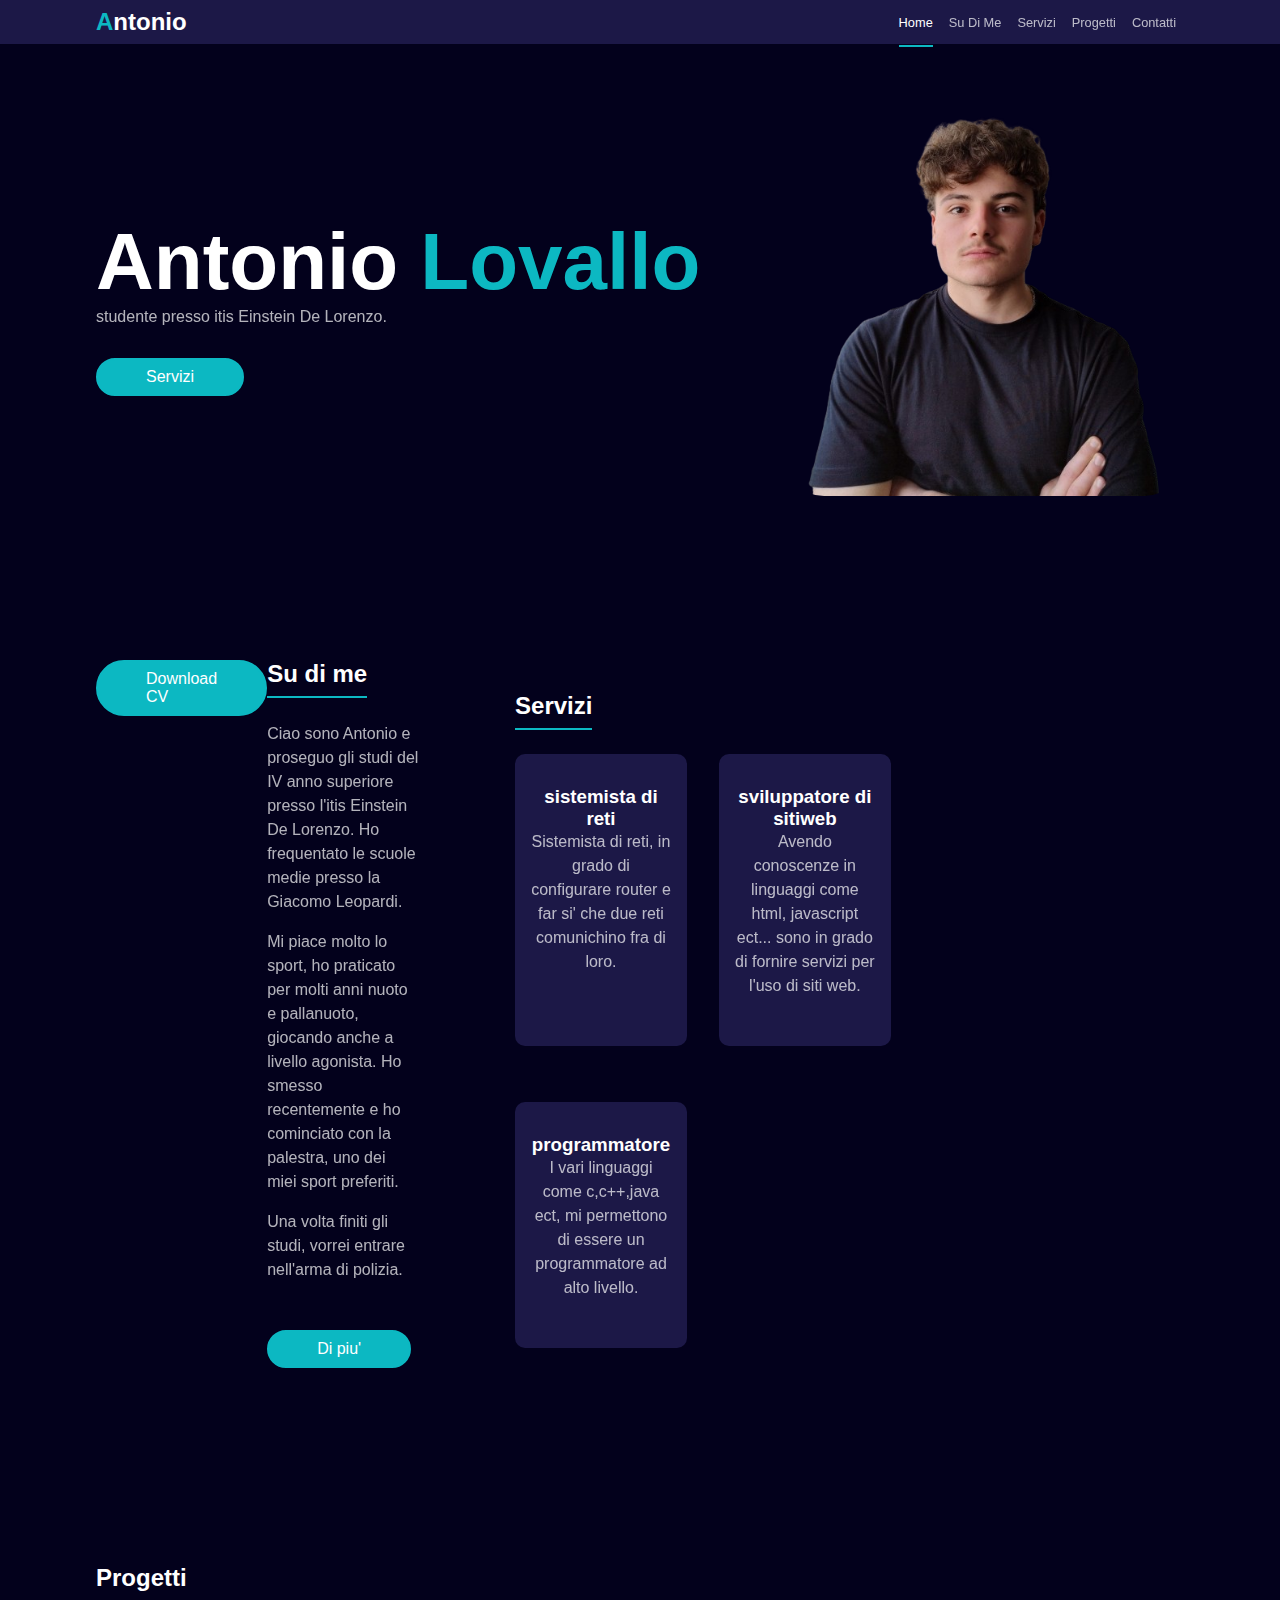
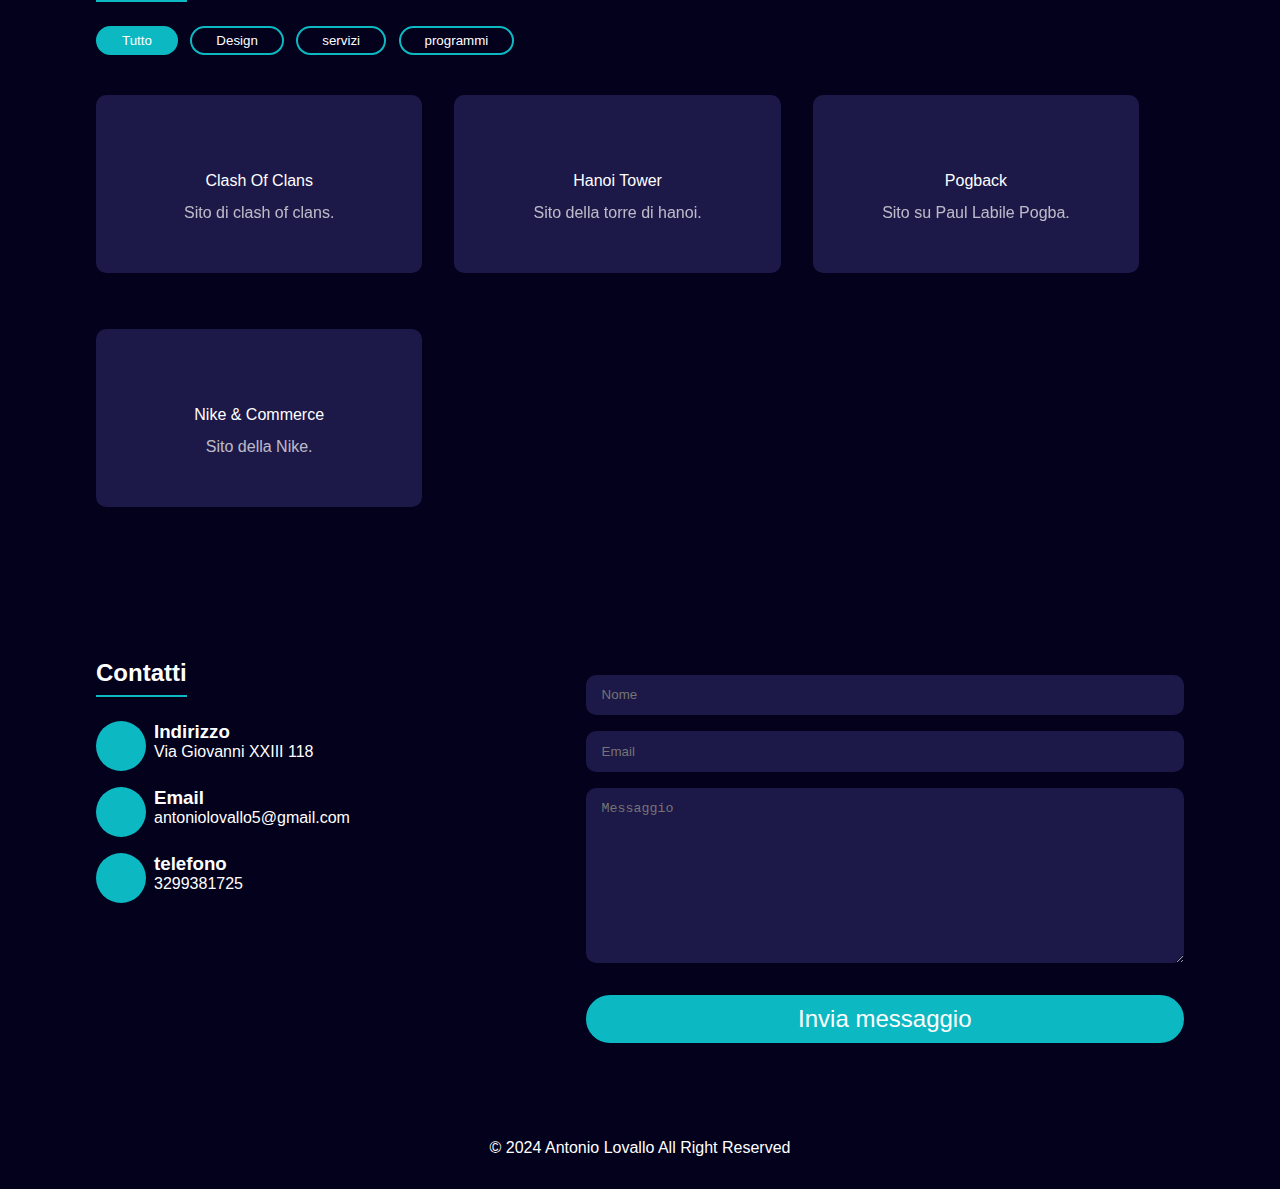
<file: index.html>
<!DOCTYPE html>
<html lang="en">
  <head>
    <header>
    <meta charset="UTF-8" />
    <meta http-equiv="X-UA-Compatible" content="IE=edge" />
    <meta name="viewport" content="width=device-width, initial-scale=1.0" />
    <title>Portfolio</title>
    <link rel="stylesheet" href="style.css" />

    <nav class="nav">
        <a href="/" class="logo"> <span class="highlighted"> A</span>ntonio</a>

        <div class="nav-links">
          <a href="#home" class="nav-item nav-item-active">Home</a>
          <a href="#about" class="nav-item">su di me</a>
          <a href="#services" class="nav-item">Servizi</a>
          <a href="#projects" class="nav-item">progetti</a>
          <a href="#contact" class="nav-item">contatti</a>
        </div>
        
        <div class="toggler">
          <span class="line"></span><span class="line"></span
          ><span class="line"></span>
        </div>
      </nav>

      <section class="hero container" id="home">
        <div class="hero-info">
         <h1 class="title">Antonio <span class="highlighted">Lovallo </span></h1>
         <p class="hero-description">studente presso itis Einstein De Lorenzo.</p>
         <a href="#services" class="btn hero-btn">Servizi</a>
            </div>
 
            <div class="hero-img">
            <img src="antonio.png" alt="Antonio Lovallo" />
                </div>
        </section>

        <section class="about container" id="about">
            <div class="about-img">
              <a href="antoniolovallo CV.pdf" class="btn hero-btn">Download CV</a>
            </div>
      
            <div class="about-info">
              <h2 class="secondery-title">Su di me</h2>
      
              <p class="description">
                Ciao sono Antonio e proseguo gli studi del IV anno superiore presso l'itis Einstein De Lorenzo.
                Ho frequentato le scuole medie presso la Giacomo Leopardi.
              </p>
      
              <p class="description">
                Mi piace molto lo sport, ho praticato per molti anni nuoto e pallanuoto, giocando anche a livello agonista.
                Ho smesso recentemente e ho cominciato con la palestra, uno dei miei sport preferiti.
              </p>
      
              <p class="description">
                Una volta finiti gli studi, vorrei entrare nell'arma di polizia. 
              </p>
      
              <a href="#" class="btn btn-secondery">Di piu'</a>
            </div>

            <div class="services container" id="services">
                <div class="services-header">
                  <h2 class="secondery-title">Servizi</h2>
                </div>
          
                <div class="grid services-grid">
                  <div class="grid-item services-item">
                    <i class="fa-solid fa-computer"></i>
                    <h3>sistemista di reti</h3>
                    <p class="description">
                      Sistemista di reti, in grado di configurare router e far si' che due reti comunichino fra di loro.
                    </p>
                  </div>
                  <div class="grid-item services-item">
                    <i class="fa-solid fa-meteor"></i>
          
                    <h3>sviluppatore di sitiweb</h3>
                    <p class="description">
                      Avendo conoscenze in linguaggi come html, javascript ect... 
                      sono in grado di fornire servizi per l'uso di siti web.
                    </p>
                  </div>
                  <div class="grid-item services-item">
                    <i class="fa-solid fa-pen-nib"></i>
                    <h3>programmatore</h3>
                    <p class="description">
                        I vari linguaggi come c,c++,java ect, mi permettono di essere un programmatore ad alto livello.
                    </p>
                  </div>
                </div>
              </div>
          </section>

          <section class="projects container" id="projects">
            <div class="projects-header">
              <h2 class="secondery-title">Progetti</h2>
      
              <div class="projects-tab">
                <button class="projects-tab-btn projects-tab-btn-active" id="all">
                  Tutto
                </button>
                <button class="projects-tab-btn" id="design">Design</button>
                <button class="projects-tab-btn" id="seo">servizi</button>
                <button class="projects-tab-btn" id="ui-ux">programmi</button>
              </div>
            </div>
      
            <div class="grid services-grid">
              <div class="grid-item services-item">
                <i class="fa-solid fa-computer"></i>
                <a href="COC.html">Clash Of Clans</a>
                <p class="description">
                  Sito di clash of clans.
                </p>
              </div>
              <div class="grid-item services-item">
                <i class="fa-solid fa-meteor"></i>
      
                <a href="hanoi.html">Hanoi Tower</a>
                <p class="description">
                  Sito della torre di hanoi.
                </p>
              </div>
              <div class="grid-item services-item">
                <i class="fa-solid fa-pen-nib"></i>
                <a href="pogba.html">Pogback</a>
                <p class="description">
                    Sito su Paul Labile Pogba.
                </p>
              </div>
                <div class="grid-item services-item">
                  <i class="fa-solid fa-computer"></i>
                  <a href="Nike.html">Nike & Commerce</a>
                  <p class="description">
                    Sito della Nike.
                  </p>
                </div>
          </div>
          </section>

          <section class="container contact" id="contact">
            <div class="contact-info">
              <h2 class="secondery-title">Contatti</h2>
              <div class="info-container">
                <div class="contact-info-item">
                  <div class="contact-info-icon">
                    <i class="fa-solid fa-location-dot"></i>
                  </div>
                  <div class="contact-info-data">
                    <h3>Indirizzo</h3>
                    <p>Via Giovanni XXIII 118</p>
                  </div>
                </div>
                <div class="contact-info-item">
                  <div class="contact-info-icon">
                    <i class="fa-solid fa-envelope"></i>
                  </div>
                  <div class="contact-info-data">
                    <h3>Email</h3>
                    <p>antoniolovallo5@gmail.com</p>
                  </div>
                </div>
                <div class="contact-info-item">
                  <div class="contact-info-icon">
                    <i class="fa-solid fa-phone-volume"></i>
                  </div>
                  <div class="contact-info-data">
                    <h3>telefono</h3>
                    <p>3299381725</p>
                  </div>
                </div>
              </div>
            </div>
            <div class="contact-form">
              <form>
                <input type="text" placeholder="Nome" />
                <input type="text" placeholder="Email" />
                <textarea
                  name="message"
                  id=""
                  cols="30"
                  rows="10"
                  placeholder="Messaggio"
                ></textarea>
                <button class="btn submit-btn">Invia messaggio</button>
              </form>
            </div>
          </section>
    </header>
  </head>
  <body>

        <script src="./script.js"></script>
  </body>

  <footer class="footer">
    <p>&copy; 2024 Antonio Lovallo All Right Reserved</p>
  </footer>
</html>
</file>
<file: style.css>
* {
    box-sizing: border-box;
    margin: 0;
  }
  
  :root {
    --primary: #03011c;
    --secondery: #1c1847;
    --accent: #0cb8c2;
    --text: #fff;
  }
  
  html {
    scroll-behavior: smooth;
  }
  
  body {
    background: var(--primary);
    font-family: Poppins, sans-serif;
  }
  
  a {
    text-decoration: none;
    color: var(--text);
  }
  
  img {
    width: 100%;
  }
  /* utility classes */
.container {
    padding: 4rem 2rem;
    color: var(--text);
  }
  
  .highlighted {
    color: var(--accent);
  }
  
  .hidden {
    display: none;
  }
  
  .btn {
    background-color: var(--accent);
    color: var(--text);
    padding: 0.5rem 3rem;
    border-radius: 5rem;
    display: inline-block;
    margin-top: 2rem;
    border: 2px solid var(--accent);
  }
  
  .btn:hover {
    background-color: transparent;
    color: var(--accent);
  }
  /* Header style */
.nav {
    background-color: var(--secondery);
    display: flex;
    justify-content: space-between;
    padding: 0.5rem 1rem;
    position: fixed;
    width: 100%;
  }
  
  .logo {
    font-weight: 700;
    font-size: 1.5rem;
  }
  
  .nav-links {
    position: absolute;
    display: flex;
    flex-direction: column;
    top: 50px;
    background-color: var(--secondery);
    width: 100%;
    left: -200%;
    padding: 1rem;
    transition: left 0.5s ease;
  }
  
  .nav-active {
    left: 0;
  }
  
  .nav-item {
    font-size: 0.8rem;
    opacity: 0.7;
    display: block;
    text-align: center;
    margin-bottom: 1rem;
    text-transform: capitalize;
    position: relative;
  }
  
  .nav-item::after {
    content: "";
    display: block;
    width: 100%;
    height: 2px;
    background-color: rgb(56, 56, 56);
    margin-top: 0.5rem;
  }
  
  .nav-item:hover {
    opacity: 1;
  }
  
  .nav-item-active::after {
    background-color: var(--accent);
    opacity: 1;
  }
  
  .toggler .line {
    width: 30px;
    height: 2px;
    display: block;
    background-color: var(--text);
    margin: 5px;
  }
  /* Hero styles */
.hero {
    display: flex;
    flex-direction: column-reverse;
    justify-content: center;
    align-items: center;
    color: var(--text);
  }
  
  .hero-img {
    padding-top: 2rem;
  }
  
  .hero-info {
    text-align: center;
    padding-top: 3rem;
  }
  
  .title {
    font-size: 2.5rem;
  }
  
  .hero-description {
    opacity: 0.7;
  }
  /* About style */
.about {
    color: var(--text);
  }
  
  .about-info {
    padding-top: 2rem;
  }
  
  .description {
    opacity: 0.7;
    font-size: 0.8rem;
    margin-bottom: 1rem;
    line-height: 1.5;
  }
  
  .secondery-title {
    display: inline-block;
    margin-bottom: 1.5rem;
  }
  
  .secondery-title::after {
    content: "";
    display: block;
    width: 100%;
    height: 2px;
    margin-top: 0.5rem;
    background-color: var(--accent);
  }
  /* Services styles */
.services-item {
    background: var(--secondery);
    border-radius: 10px;
    text-align: center;
    padding: 2rem 1rem;
    margin-bottom: 1.5rem;
  }
  
  .services-item i {
    font-size: 4rem;
    color: var(--accent);
    margin-bottom: 2rem;
  }
  /* Projects styles */
.projects-header {
    padding-bottom: 2rem;
  }
  
  .projects-tab-btn {
    background-color: transparent;
    border: 2px solid var(--accent);
    color: var(--text);
    padding: 0.3rem 1.5rem;
    border-radius: 5rem; 
    margin-right: 0.5rem;
    margin-bottom: 0.5rem;
  }
  
  .projects-tab-btn-active {
    background-color: var(--accent);
  }
  
  .projects-item {
    margin-bottom: 1rem;
  }
  
  .projects-item img {
    border-radius: 10px;
  }
  /* contact styles */
.contact-info-item {
    display: flex;
  }
  
  .contact-info-icon {
    width: 50px;
    height: 50px;
    background-color: var(--accent);
    border-radius: 50%;
    display: flex;
    justify-content: center;
    align-items: center;
    margin-right: 0.5rem;
    margin-bottom: 1rem;
  }
  
  .contact-form form {
    display: flex;
    flex-direction: column;
  }
  
  input,
  textarea {
    background: var(--secondery);
    border: none;
    border-radius: 10px;
    margin-top: 1rem;
    padding: 0.8rem 1rem;
  }
  
  .footer {
    color: var(--text);
    text-align: center;
    padding: 2rem 0;
  }
  /* Desktop Design */
@media screen and (min-width: 700px) {
    .container {
      padding: 4rem 6rem;
    }
  
    .description {
      font-size: 1rem;
    }
  
    /* grid */
    .grid {
      display: flex;
      gap: 2rem;
      flex-wrap: wrap;
    }
  
    .grid-item {
      width: 30%;
    }
  
    /* nav */
    .nav {
      padding-left: 6rem;
      padding-right: 6rem;
      justify-content: space-between;
      align-items: center;
    }
  
    .toggler {
      display: none;
    }
  
    .nav-links {
      position: static;
      flex-direction: row;
      padding: 0;
      width: auto;
    }
  
    .nav-item {
      margin: 0 0.5rem;
    }
  
    .nav-item::after {
      position: absolute;
      top: 30px;
      margin: 0;
      background: none;
    }
  
    .nav-item-active {
      opacity: 1;
    }
  
    .nav-item-active::after {
      background: var(--accent);
    }
  
    /* hero */
    .hero {
      flex-direction: row;
      justify-content: space-between;
    }
  
    .hero-info {
      text-align: left;
    }
  
    .title {
      font-size: 5rem;
    }
  
    /* About */
    .about {
      display: flex;
      justify-content: space-between;
    }
  
    .about-img {
      width: 40%;
    }
  
    .about-info {
      width: 55%;
    }
  
    /* contact */
    .contact {
      display: flex;
      justify-content: space-between;
    }
  
    .contact-form {
      width: 55%;
    }
  
    .submit-btn {
      font-size: 1.5rem;
    }

    img{
      height: 400px;
      width: 400px;
        border-radius: 10%;
    }
  }
</file>
